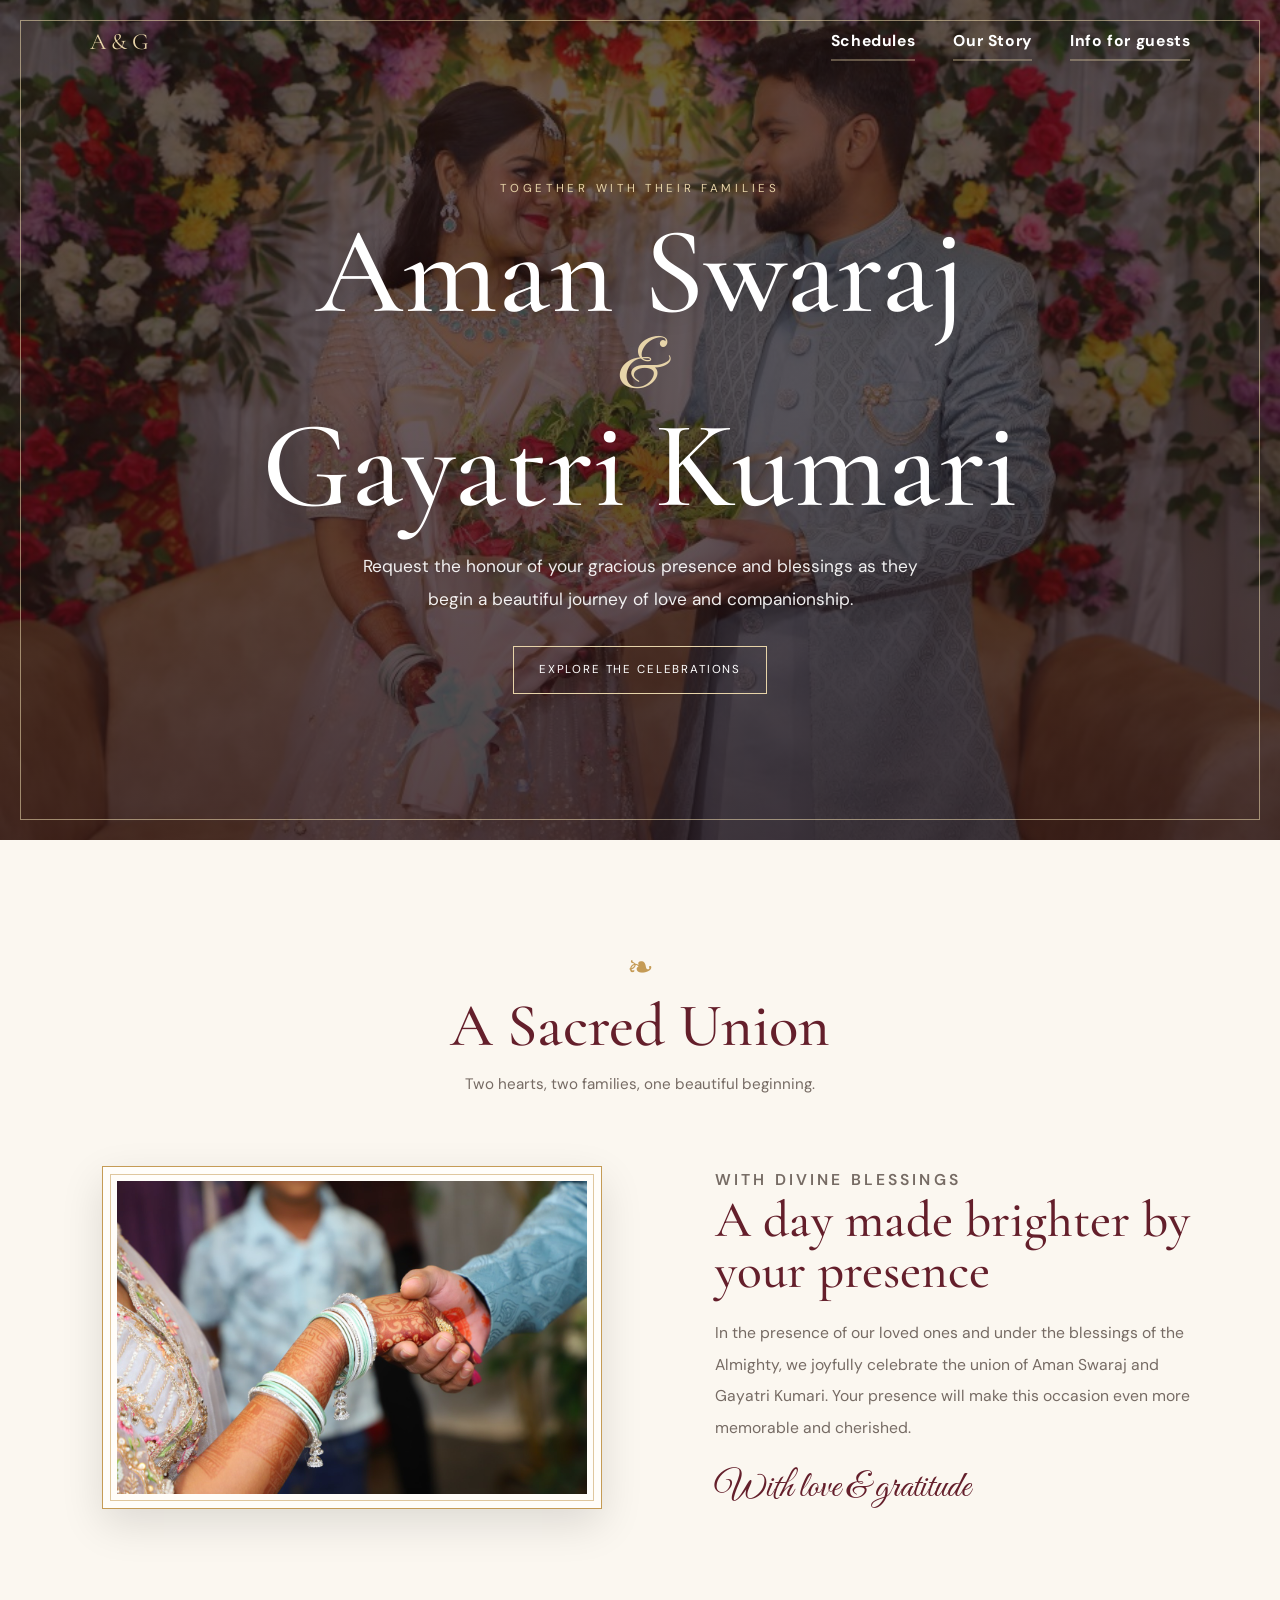
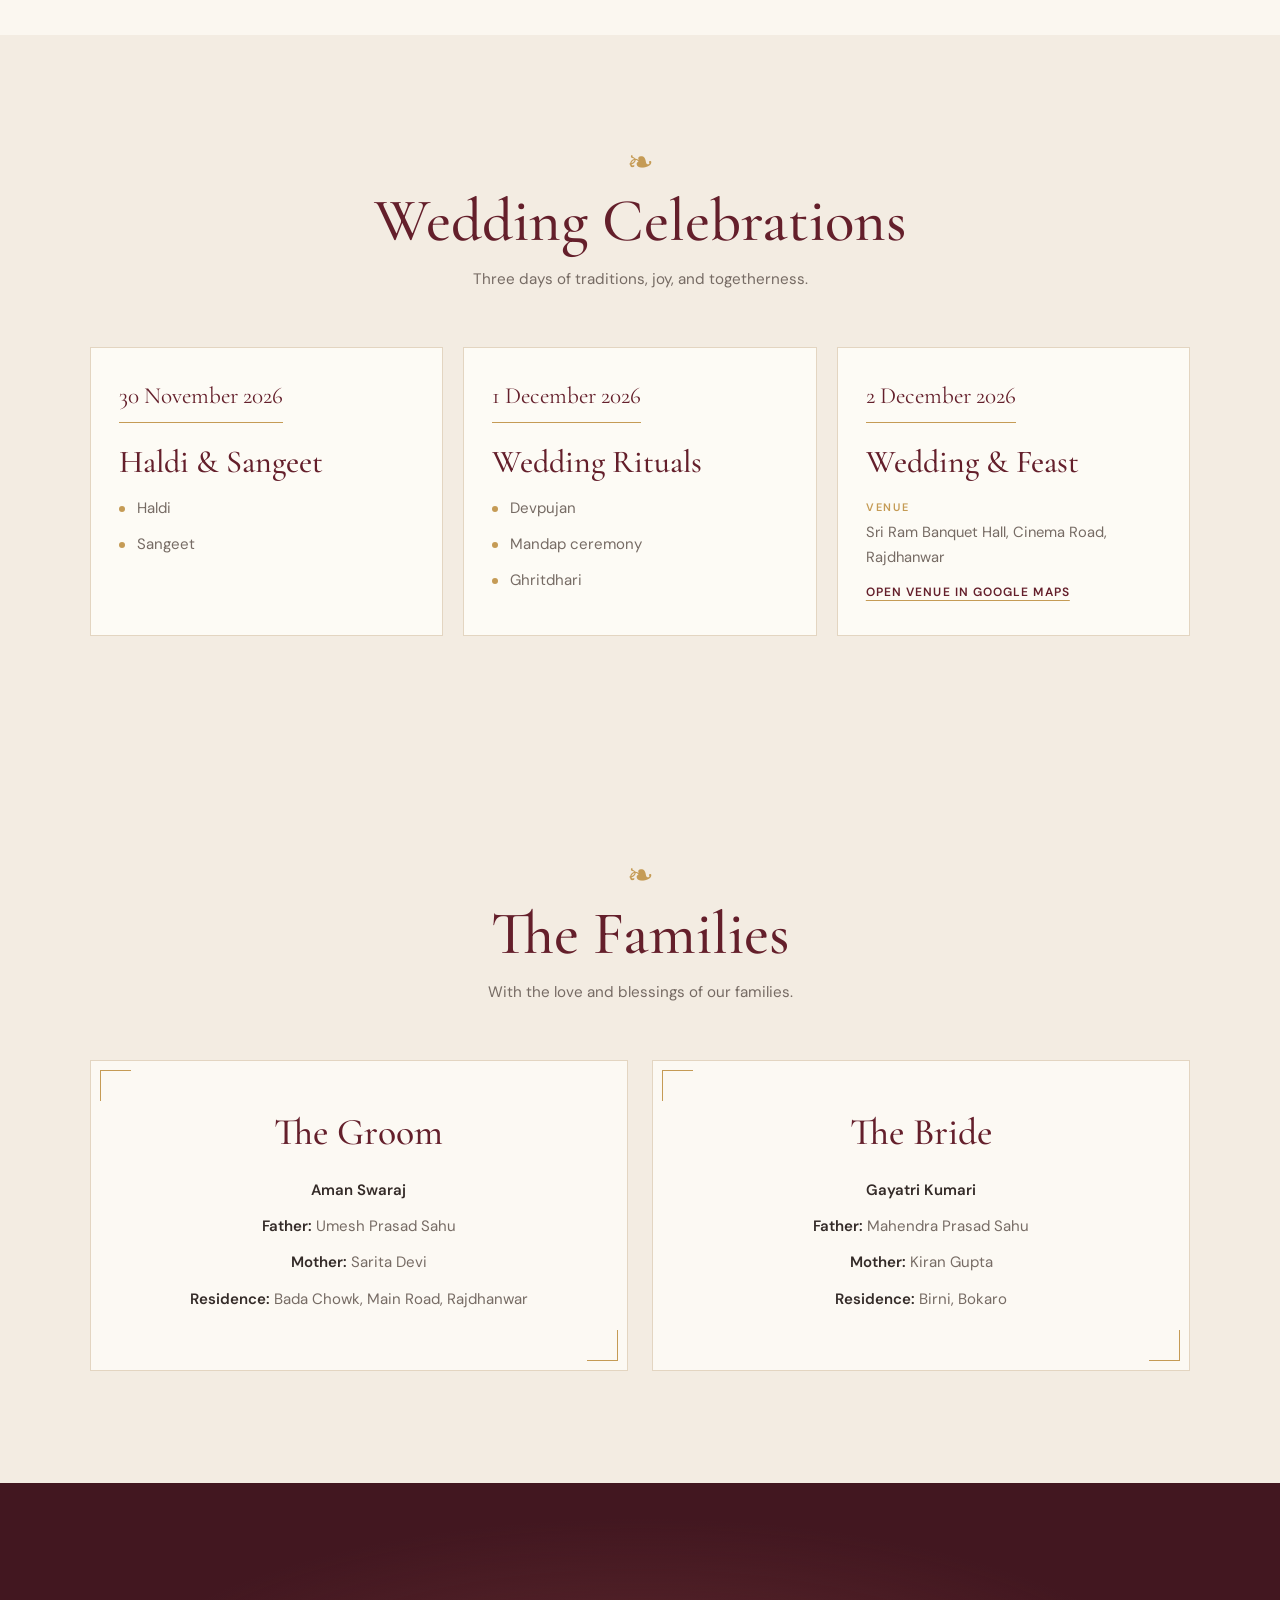
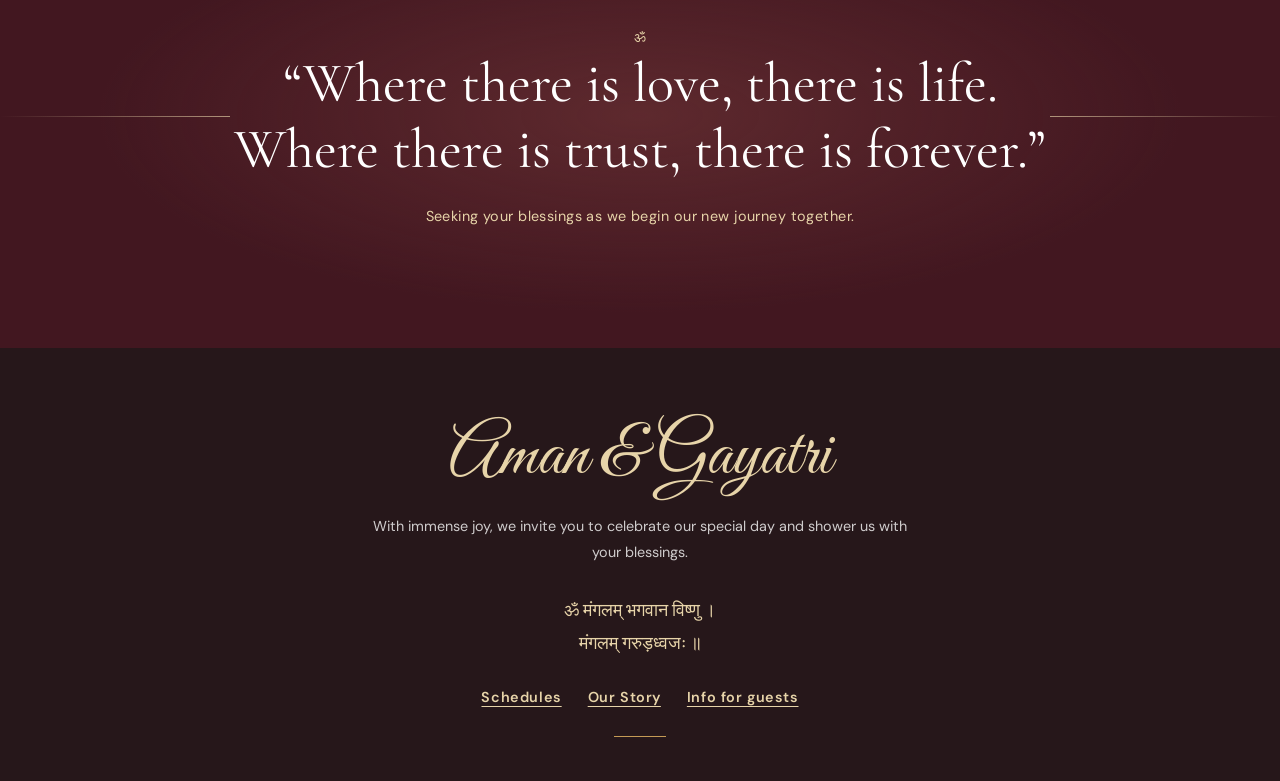
<file: index.html>
<!DOCTYPE html>
<html lang="en">
<head>
    <meta charset="UTF-8">
    <meta name="viewport" content="width=device-width, initial-scale=1.0">
    <meta name="theme-color" content="#641f2b">
    <meta name="description" content="Aman Swaraj and Gayatri Kumari invite you to celebrate their wedding.">
    <title>Aman &amp; Gayatri | Wedding Invitation</title>
    <link rel="preconnect" href="https://fonts.googleapis.com">
    <link rel="preconnect" href="https://fonts.gstatic.com" crossorigin>
    <link href="https://fonts.googleapis.com/css2?family=Cormorant+Garamond:wght@400;500;600;700&family=DM+Sans:wght@400;500;600&family=Great+Vibes&display=swap" rel="stylesheet">
    <link rel="stylesheet" href="./styles.css">
</head>
<body>
    <a class="skip-link" href="#main">Skip to invitation</a>

    <header class="site-header">
        <a class="brand" href="./index.html#home" aria-label="Aman and Gayatri, home">A &amp; G</a>
        <nav class="site-nav" aria-label="Main navigation">
            <a href="./celebrations.html">Schedules</a>
            <a href="./our-story.html">Our Story</a>
            <a href="./guest-info.html">Info for guests</a>
        </nav>
    </header>

    <main id="main">
        <section class="hero" id="home" aria-labelledby="hero-title">
            <div class="hero-content">
                <p class="eyebrow">Together with their families</p>
                <h1 id="hero-title">Aman Swaraj</h1>
                <span class="hero-ampersand" aria-hidden="true">&amp;</span>
                <h1>Gayatri Kumari</h1>
                <p class="hero-copy">
                    Request the honour of your gracious presence and blessings
                    as they begin a beautiful journey of love and companionship.
                </p>
                <a class="hero-link" href="./celebrations.html">Explore the celebrations</a>
            </div>
        </section>

        <section class="section" id="story" aria-labelledby="story-title">
            <div class="section-inner">
                <div class="section-heading">
                    <span class="flourish" aria-hidden="true">❧</span>
                    <h2 id="story-title">A Sacred Union</h2>
                    <p>Two hearts, two families, one beautiful beginning.</p>
                </div>
                <div class="story-layout">
                    <figure class="couple-photo">
                        <img src="./couple1.jpg" alt="Aman Swaraj and Gayatri Kumari together" loading="lazy">
                    </figure>
                    <div class="story-copy">
                        <p class="small-label">With divine blessings</p>
                        <h3>A day made brighter by your presence</h3>
                        <p>
                            In the presence of our loved ones and under the blessings of the Almighty,
                            we joyfully celebrate the union of Aman Swaraj and Gayatri Kumari.
                            Your presence will make this occasion even more memorable and cherished.
                        </p>
                        <div class="story-signoff">With love &amp; gratitude</div>
                    </div>
                </div>
            </div>
        </section>

        <section class="section schedule-section" id="schedule" aria-labelledby="schedule-title">
            <div class="section-inner">
                <div class="section-heading">
                    <span class="flourish" aria-hidden="true">❧</span>
                    <h2 id="schedule-title">Wedding Celebrations</h2>
                    <p>Three days of traditions, joy, and togetherness.</p>
                </div>
                <ol class="schedule-grid">
                    <li>
                        <article class="schedule-card">
                            <p class="schedule-date"><time datetime="2026-11-30">30 November 2026</time></p>
                            <h3>Haldi &amp; Sangeet</h3>
                            <ul class="schedule-events">
                                <li>Haldi</li>
                                <li>Sangeet</li>
                            </ul>
                        </article>
                    </li>
                    <li>
                        <article class="schedule-card">
                            <p class="schedule-date"><time datetime="2026-12-01">1 December 2026</time></p>
                            <h3>Wedding Rituals</h3>
                            <ul class="schedule-events">
                                <li>Devpujan</li>
                                <li>Mandap ceremony</li>
                                <li>Ghritdhari</li>
                            </ul>
                        </article>
                    </li>
                    <li>
                        <article class="schedule-card">
                            <p class="schedule-date"><time datetime="2026-12-02">2 December 2026</time></p>
                            <h3>Wedding &amp; Feast</h3>
                            <p class="venue-label">Venue</p>
                            <p class="venue-address">Sri Ram Banquet Hall, Cinema Road, Rajdhanwar</p>
                            <a class="map-link" href="https://maps.app.goo.gl/xSFZhQHmmk6sSefq9" target="_blank" rel="noopener noreferrer">Open venue in Google Maps</a>
                        </article>
                    </li>
                </ol>
            </div>
        </section>

        <section class="section family-section" id="families" aria-labelledby="families-title">
            <div class="section-inner">
                <div class="section-heading">
                    <span class="flourish" aria-hidden="true">❧</span>
                    <h2 id="families-title">The Families</h2>
                    <p>With the love and blessings of our families.</p>
                </div>
                <div class="family-grid">
                    <article class="family-card">
                        <h3>The Groom</h3>
                        <p><strong>Aman Swaraj</strong></p>
                        <p><strong>Father:</strong> Umesh Prasad Sahu</p>
                        <p><strong>Mother:</strong> Sarita Devi</p>
                        <p><strong>Residence:</strong> Bada Chowk, Main Road, Rajdhanwar</p>
                    </article>
                    <article class="family-card">
                        <h3>The Bride</h3>
                        <p><strong>Gayatri Kumari</strong></p>
                        <p><strong>Father:</strong> Mahendra Prasad Sahu</p>
                        <p><strong>Mother:</strong> Kiran Gupta</p>
                        <p><strong>Residence:</strong> Birni, Bokaro</p>
                    </article>
                </div>
            </div>
        </section>

        <section class="blessing" id="blessings" aria-label="Wedding blessing">
            <p class="blessing-symbol" aria-hidden="true">ॐ</p>
            <blockquote>
                “Where there is love, there is life.
                Where there is trust, there is forever.”
            </blockquote>
            <p>Seeking your blessings as we begin our new journey together.</p>
        </section>

    </main>

    <footer class="site-footer">
        <h2>Aman &amp; Gayatri</h2>
        <p>
            With immense joy, we invite you to celebrate our special day
            and shower us with your blessings.
        </p>
        <div class="footer-mantra" lang="sa">
            ॐ मंगलम् भगवान विष्णु ।<br>
            मंगलम् गरुड़ध्वजः ॥
        </div>
        <nav class="footer-navigation" aria-label="Footer navigation">
            <a href="./celebrations.html">Schedules</a>
            <a href="./our-story.html">Our Story</a>
            <a href="./guest-info.html">Info for guests</a>
        </nav>
        <hr class="footer-rule">
    </footer>
</body>
</html>
</file>
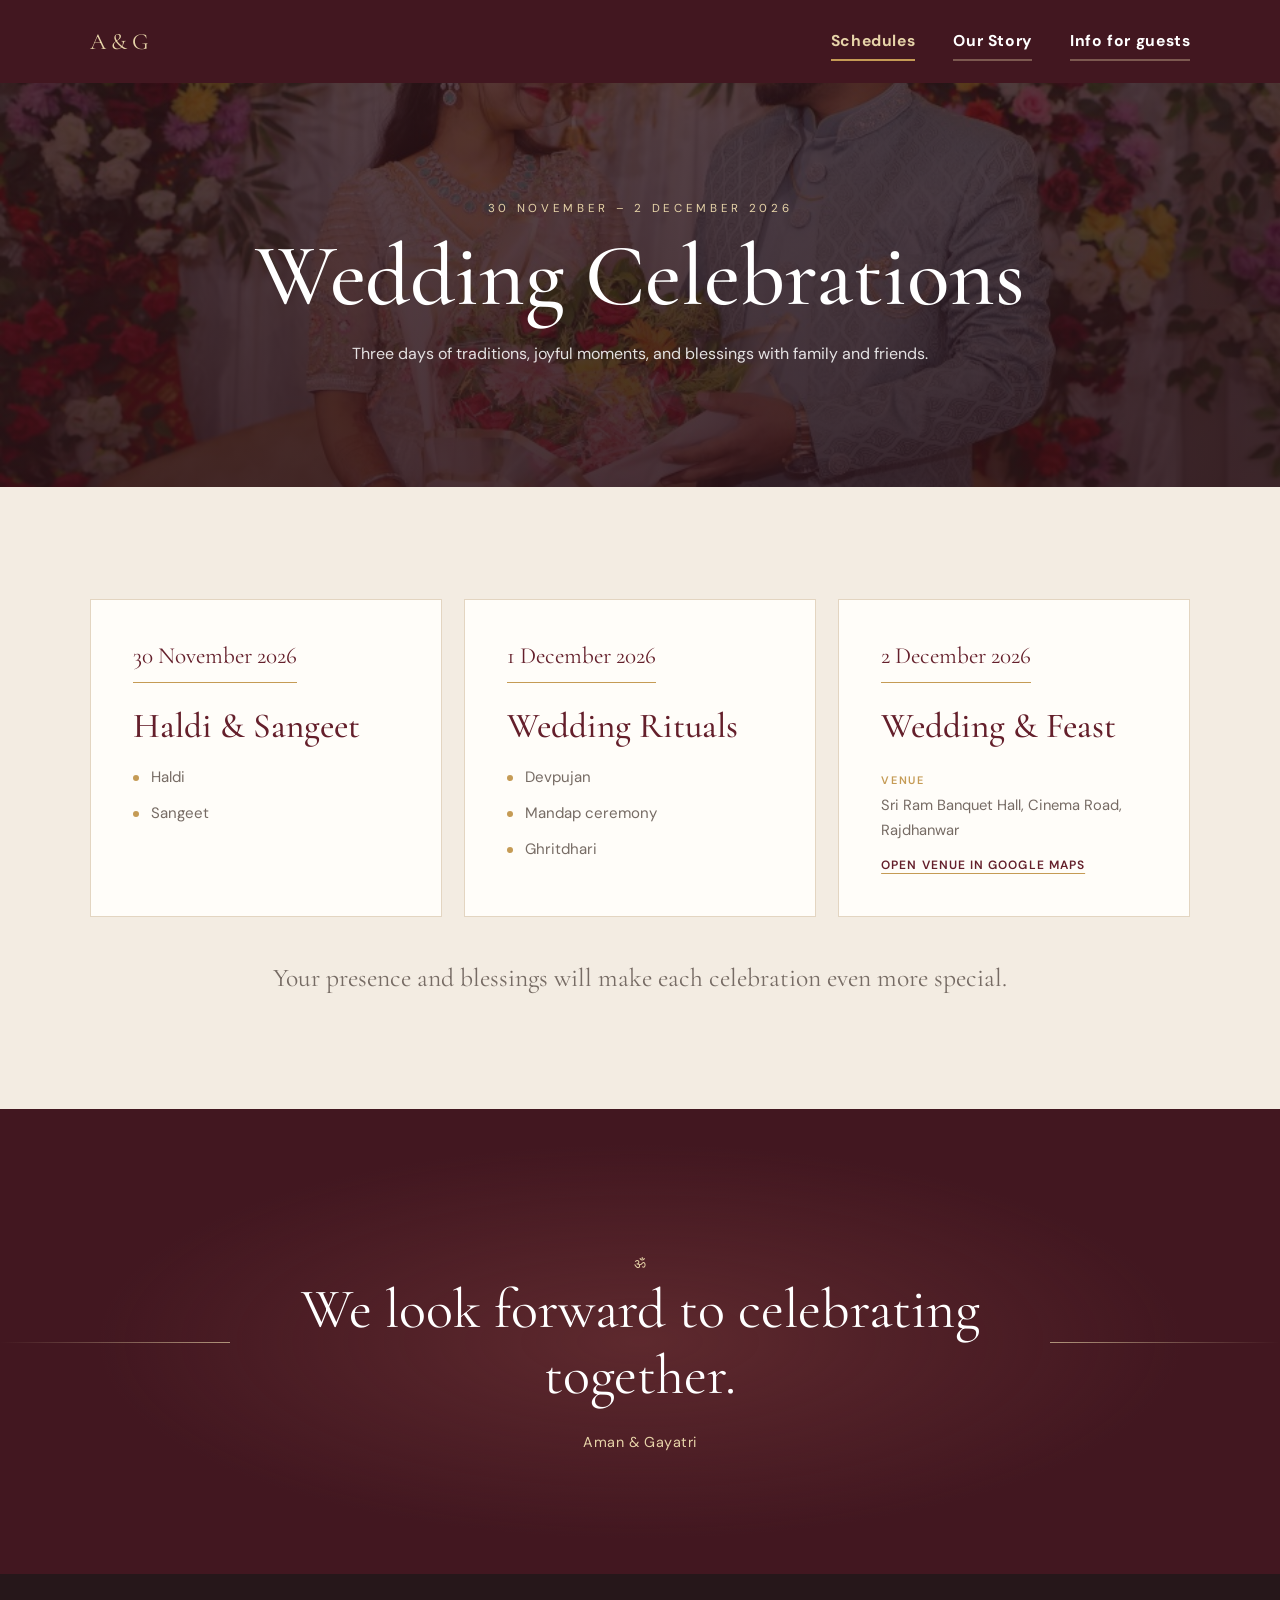
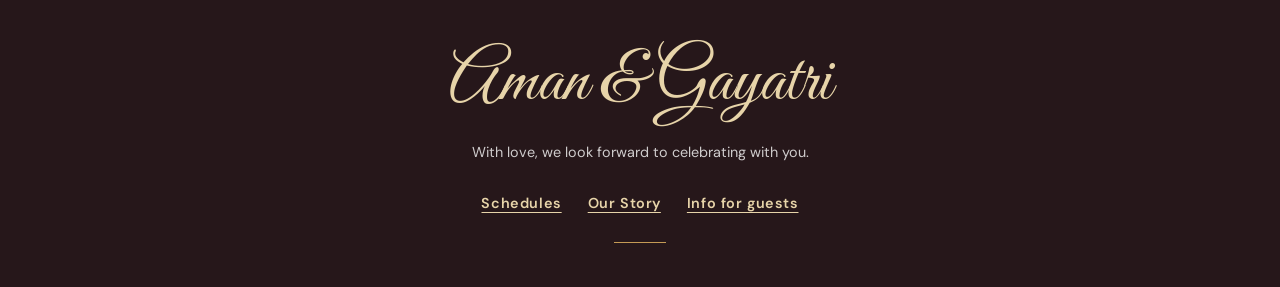
<file: celebrations.html>
<!DOCTYPE html>
<html lang="en">
<head>
    <meta charset="UTF-8">
    <meta name="viewport" content="width=device-width, initial-scale=1.0">
    <meta name="theme-color" content="#641f2b">
    <meta name="description" content="Explore the wedding celebrations for Aman Swaraj and Gayatri Kumari, 30 November to 2 December 2026.">
    <title>Celebrations | Aman &amp; Gayatri</title>
    <link rel="preconnect" href="https://fonts.googleapis.com">
    <link rel="preconnect" href="https://fonts.gstatic.com" crossorigin>
    <link href="https://fonts.googleapis.com/css2?family=Cormorant+Garamond:wght@400;500;600;700&family=DM+Sans:wght@400;500;600&family=Great+Vibes&display=swap" rel="stylesheet">
    <link rel="stylesheet" href="./styles.css">
</head>
<body>
    <a class="skip-link" href="#main">Skip to celebrations</a>

    <header class="site-header site-header--interior">
        <a class="brand" href="./index.html#home" aria-label="Aman and Gayatri, home">A &amp; G</a>
        <nav class="site-nav" aria-label="Main navigation">
            <a href="./celebrations.html" aria-current="page">Schedules</a>
            <a href="./our-story.html">Our Story</a>
            <a href="./guest-info.html">Info for guests</a>
        </nav>
    </header>

    <main id="main">
        <section class="page-hero" aria-labelledby="page-title">
            <p class="eyebrow">30 November – 2 December 2026</p>
            <h1 id="page-title">Wedding Celebrations</h1>
            <p>Three days of traditions, joyful moments, and blessings with family and friends.</p>
        </section>

        <section class="section schedule-section" aria-label="Ceremony schedule">
            <div class="section-inner">
                <ol class="event-detail-grid">
                    <li>
                        <article class="event-detail-card" id="haldi-sangeet">
                            <p class="schedule-date"><time datetime="2026-11-30">30 November 2026</time></p>
                            <h2>Haldi &amp; Sangeet</h2>
                            <ul class="schedule-events">
                                <li>Haldi</li>
                                <li>Sangeet</li>
                            </ul>
                        </article>
                    </li>
                    <li>
                        <article class="event-detail-card" id="wedding-rituals">
                            <p class="schedule-date"><time datetime="2026-12-01">1 December 2026</time></p>
                            <h2>Wedding Rituals</h2>
                            <ul class="schedule-events">
                                <li>Devpujan</li>
                                <li>Mandap ceremony</li>
                                <li>Ghritdhari</li>
                            </ul>
                        </article>
                    </li>
                    <li>
                        <article class="event-detail-card" id="wedding-feast">
                            <p class="schedule-date"><time datetime="2026-12-02">2 December 2026</time></p>
                            <h2>Wedding &amp; Feast</h2>
                            <p class="venue-label">Venue</p>
                            <p class="venue-address">Sri Ram Banquet Hall, Cinema Road, Rajdhanwar</p>
                            <a class="map-link" href="https://maps.app.goo.gl/xSFZhQHmmk6sSefq9" target="_blank" rel="noopener noreferrer">Open venue in Google Maps</a>
                        </article>
                    </li>
                </ol>
                <p class="page-note">Your presence and blessings will make each celebration even more special.</p>
            </div>
        </section>

        <section class="blessing" aria-label="Wedding blessing">
            <p class="blessing-symbol" aria-hidden="true">ॐ</p>
            <blockquote>We look forward to celebrating together.</blockquote>
            <p>Aman &amp; Gayatri</p>
        </section>
    </main>

    <footer class="site-footer">
        <h2>Aman &amp; Gayatri</h2>
        <p>With love, we look forward to celebrating with you.</p>
        <nav class="footer-navigation" aria-label="Footer navigation">
            <a href="./celebrations.html">Schedules</a>
            <a href="./our-story.html">Our Story</a>
            <a href="./guest-info.html">Info for guests</a>
        </nav>
        <hr class="footer-rule">
    </footer>
</body>
</html>
</file>
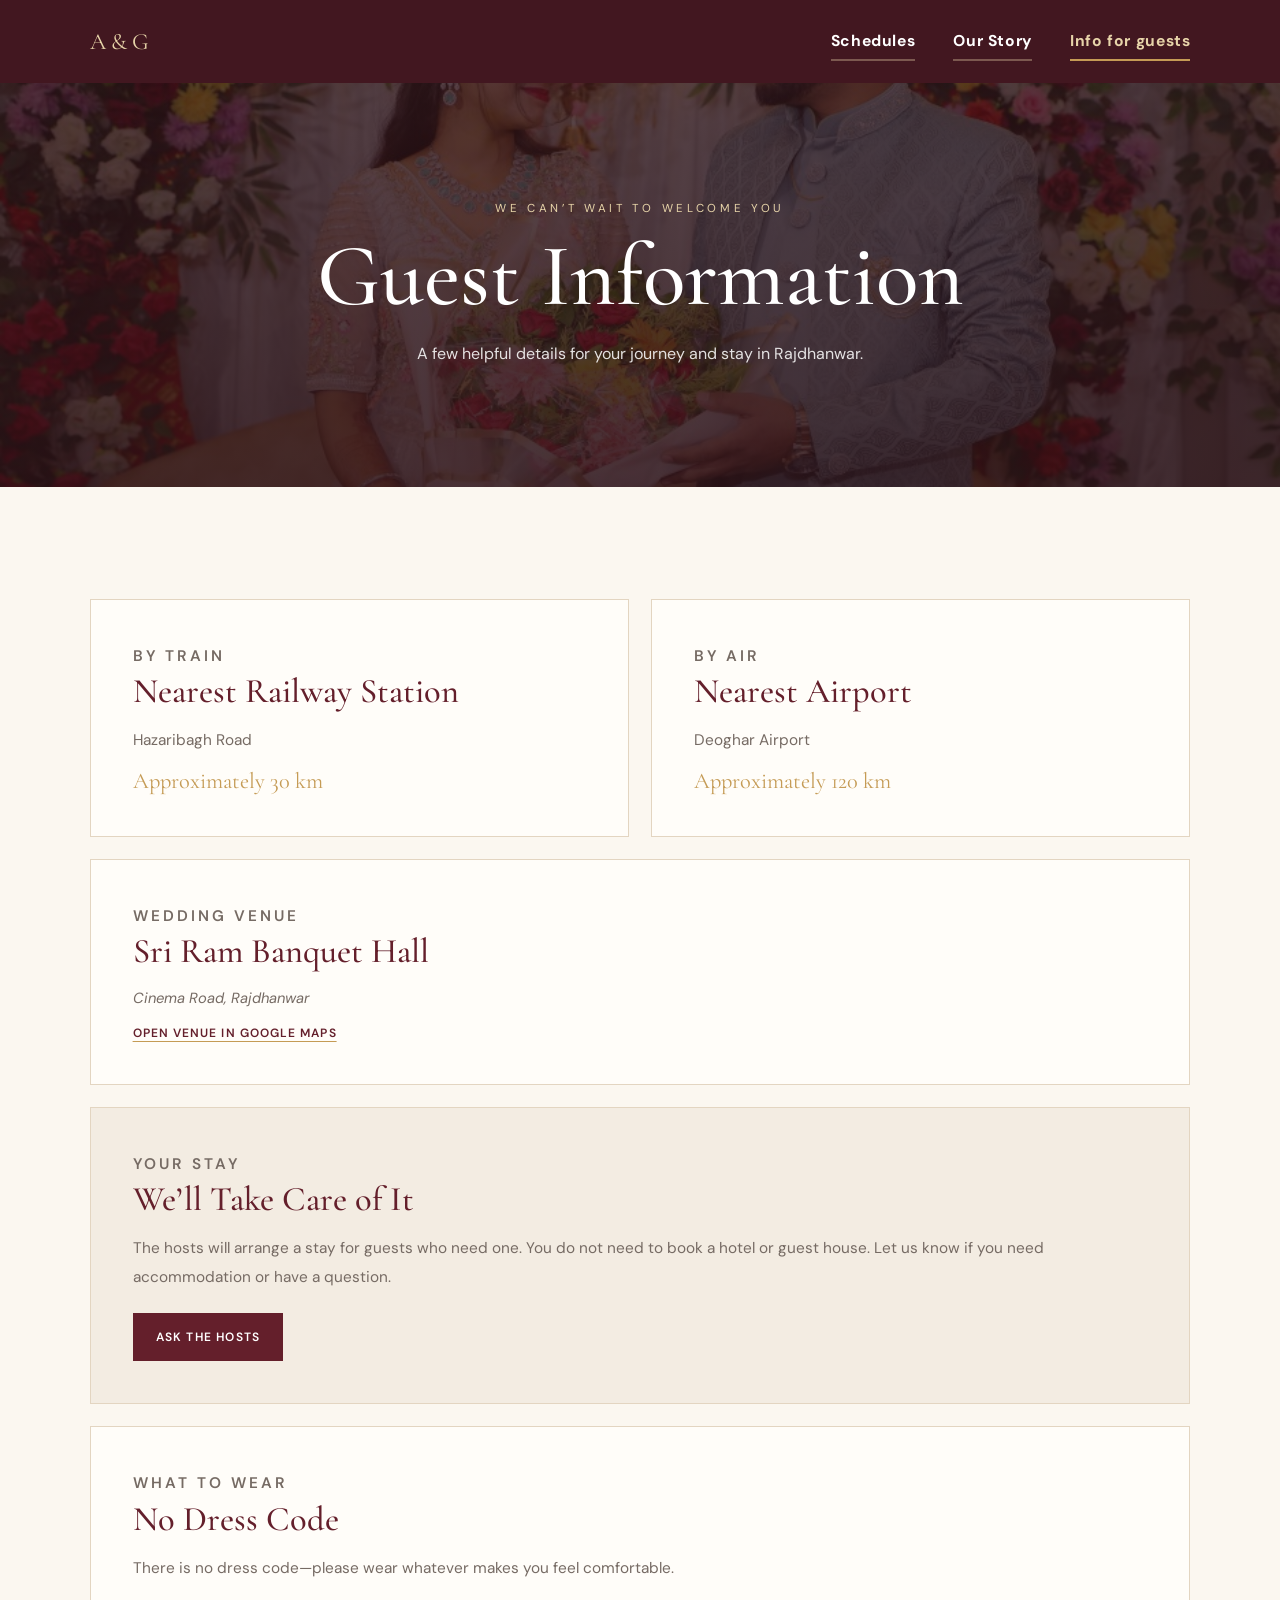
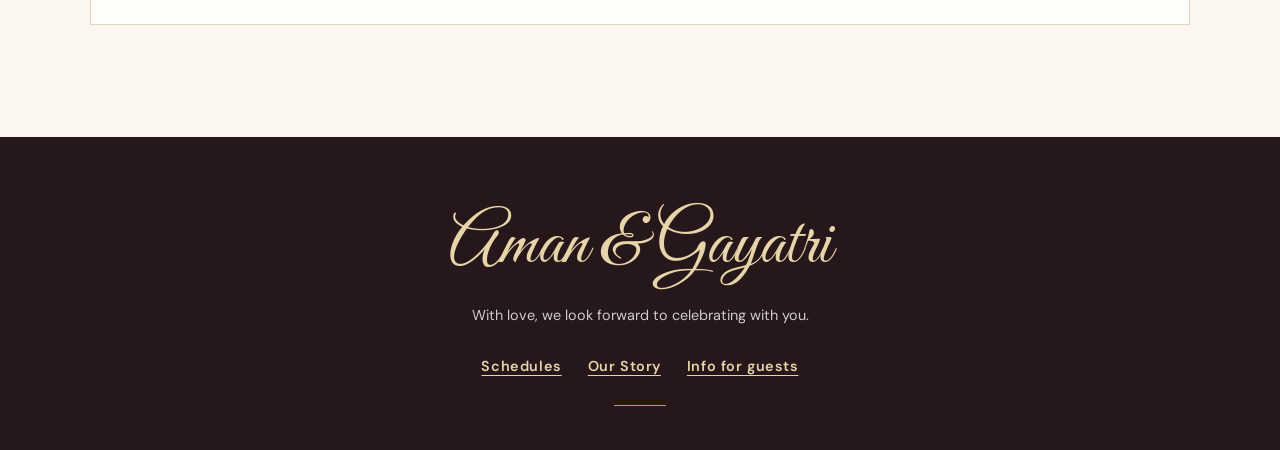
<file: guest-info.html>
<!DOCTYPE html>
<html lang="en">
<head>
    <meta charset="UTF-8">
    <meta name="viewport" content="width=device-width, initial-scale=1.0">
    <meta name="theme-color" content="#641f2b">
    <meta name="description" content="Travel, venue, dress, and accommodation information for Aman and Gayatri's wedding.">
    <title>Guest Information | Aman &amp; Gayatri</title>
    <link rel="preconnect" href="https://fonts.googleapis.com">
    <link rel="preconnect" href="https://fonts.gstatic.com" crossorigin>
    <link href="https://fonts.googleapis.com/css2?family=Cormorant+Garamond:wght@400;500;600;700&family=DM+Sans:wght@400;500;600&family=Great+Vibes&display=swap" rel="stylesheet">
    <link rel="stylesheet" href="./styles.css">
</head>
<body>
    <a class="skip-link" href="#main">Skip to guest information</a>

    <header class="site-header site-header--interior">
        <a class="brand" href="./index.html#home" aria-label="Aman and Gayatri, home">A &amp; G</a>
        <nav class="site-nav" aria-label="Main navigation">
            <a href="./celebrations.html">Schedules</a>
            <a href="./our-story.html">Our Story</a>
            <a href="./guest-info.html" aria-current="page">Info for guests</a>
        </nav>
    </header>

    <main id="main">
        <section class="page-hero" aria-labelledby="page-title">
            <p class="eyebrow">We can’t wait to welcome you</p>
            <h1 id="page-title">Guest Information</h1>
            <p>A few helpful details for your journey and stay in Rajdhanwar.</p>
        </section>

        <section class="section" aria-label="Travel and accommodation details">
            <div class="section-inner">
                <div class="guest-info-grid">
                    <article class="guest-card">
                        <p class="small-label">By train</p>
                        <h2>Nearest Railway Station</h2>
                        <p>Hazaribagh Road</p>
                        <span class="distance">Approximately 30 km</span>
                    </article>
                    <article class="guest-card">
                        <p class="small-label">By air</p>
                        <h2>Nearest Airport</h2>
                        <p>Deoghar Airport</p>
                        <span class="distance">Approximately 120 km</span>
                    </article>
                    <article class="guest-card guest-card--wide">
                        <p class="small-label">Wedding venue</p>
                        <h2>Sri Ram Banquet Hall</h2>
                        <address class="venue-address">Cinema Road, Rajdhanwar</address>
                        <a class="map-link" href="https://maps.app.goo.gl/xSFZhQHmmk6sSefq9" target="_blank" rel="noopener noreferrer">Open venue in Google Maps</a>
                    </article>
                    <article class="guest-card stay-card guest-card--wide">
                        <p class="small-label">Your stay</p>
                        <h2>We’ll Take Care of It</h2>
                        <p>The hosts will arrange a stay for guests who need one. You do not need to book a hotel or guest house. Let us know if you need accommodation or have a question.</p>
                        <a class="contact-link" href="mailto:anantswaraj13@outlook.com?subject=Wedding%20guest%20question">Ask the hosts</a>
                    </article>
                    <article class="guest-card guest-card--wide">
                        <p class="small-label">What to wear</p>
                        <h2>No Dress Code</h2>
                        <p>There is no dress code—please wear whatever makes you feel comfortable.</p>
                    </article>
                </div>
            </div>
        </section>
    </main>

    <footer class="site-footer">
        <h2>Aman &amp; Gayatri</h2>
        <p>With love, we look forward to celebrating with you.</p>
        <nav class="footer-navigation" aria-label="Footer navigation">
            <a href="./celebrations.html">Schedules</a>
            <a href="./our-story.html">Our Story</a>
            <a href="./guest-info.html">Info for guests</a>
        </nav>
        <hr class="footer-rule">
    </footer>
</body>
</html>
</file>
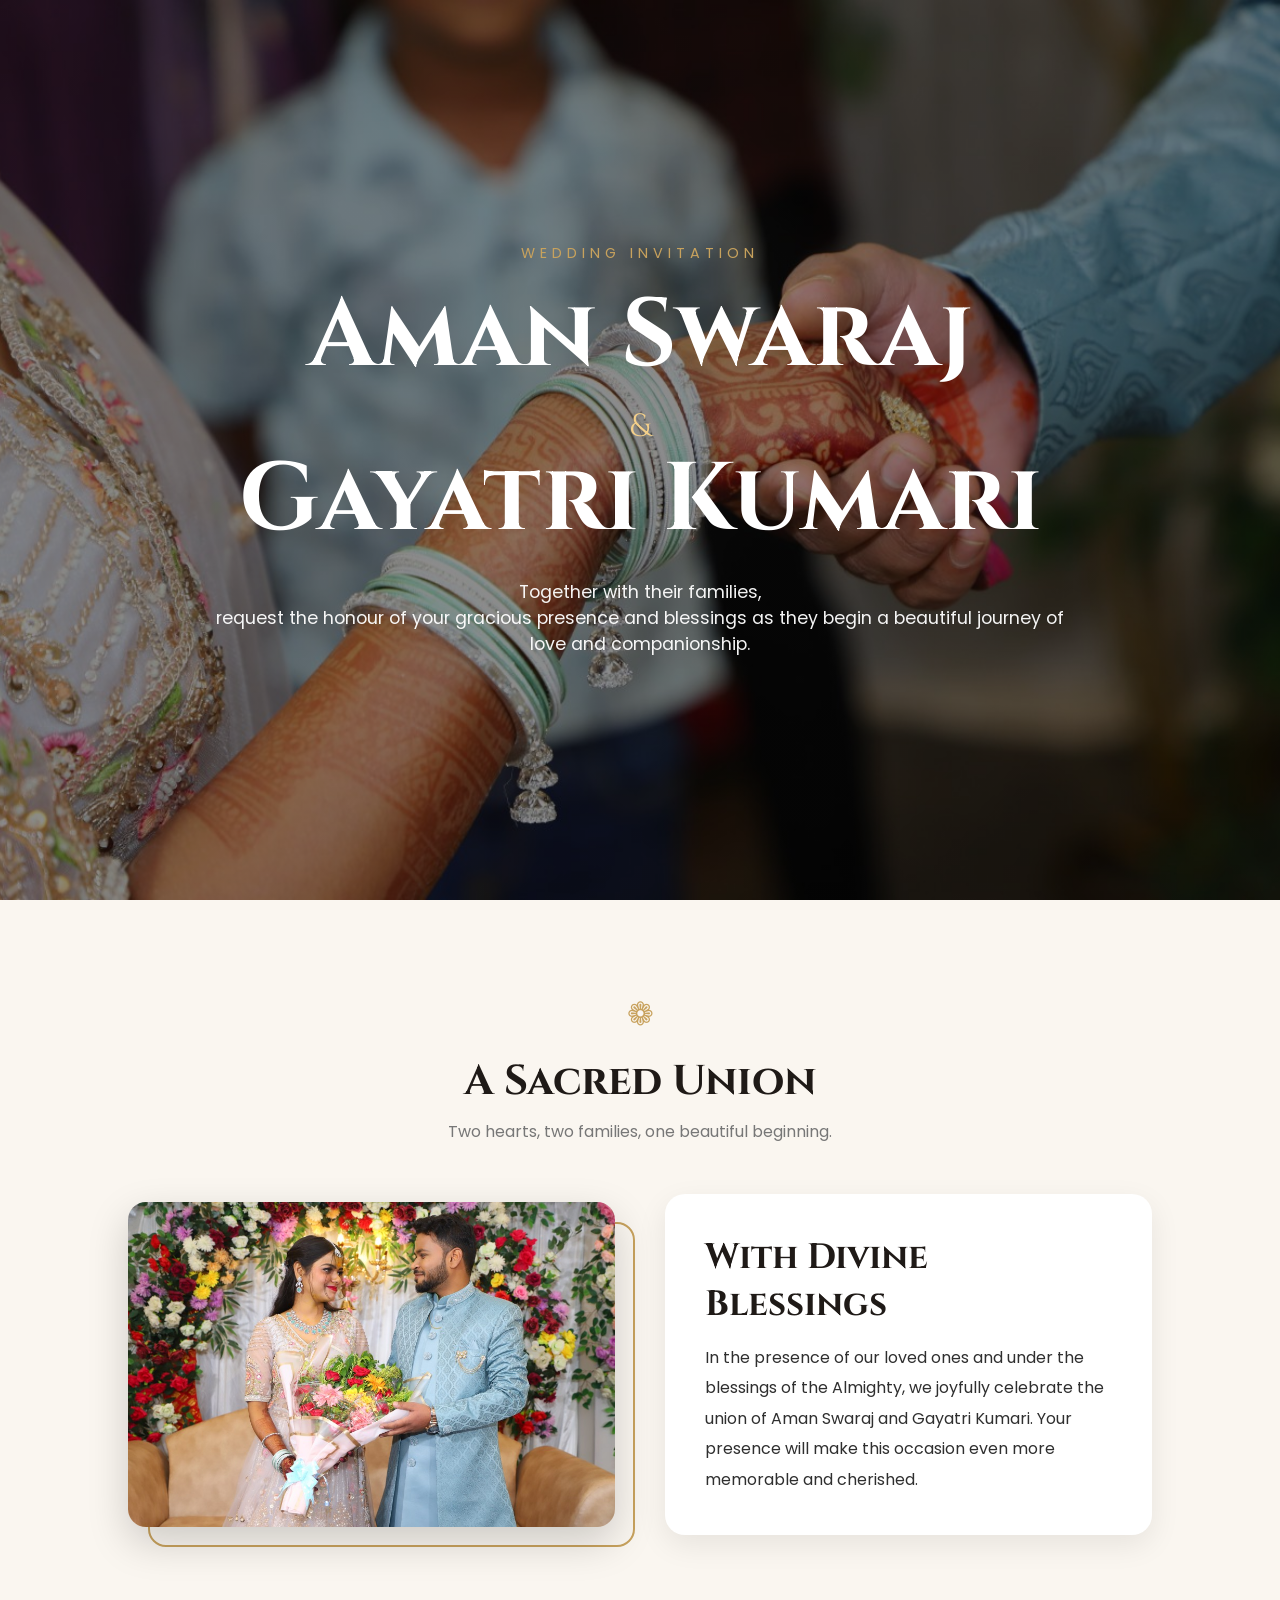
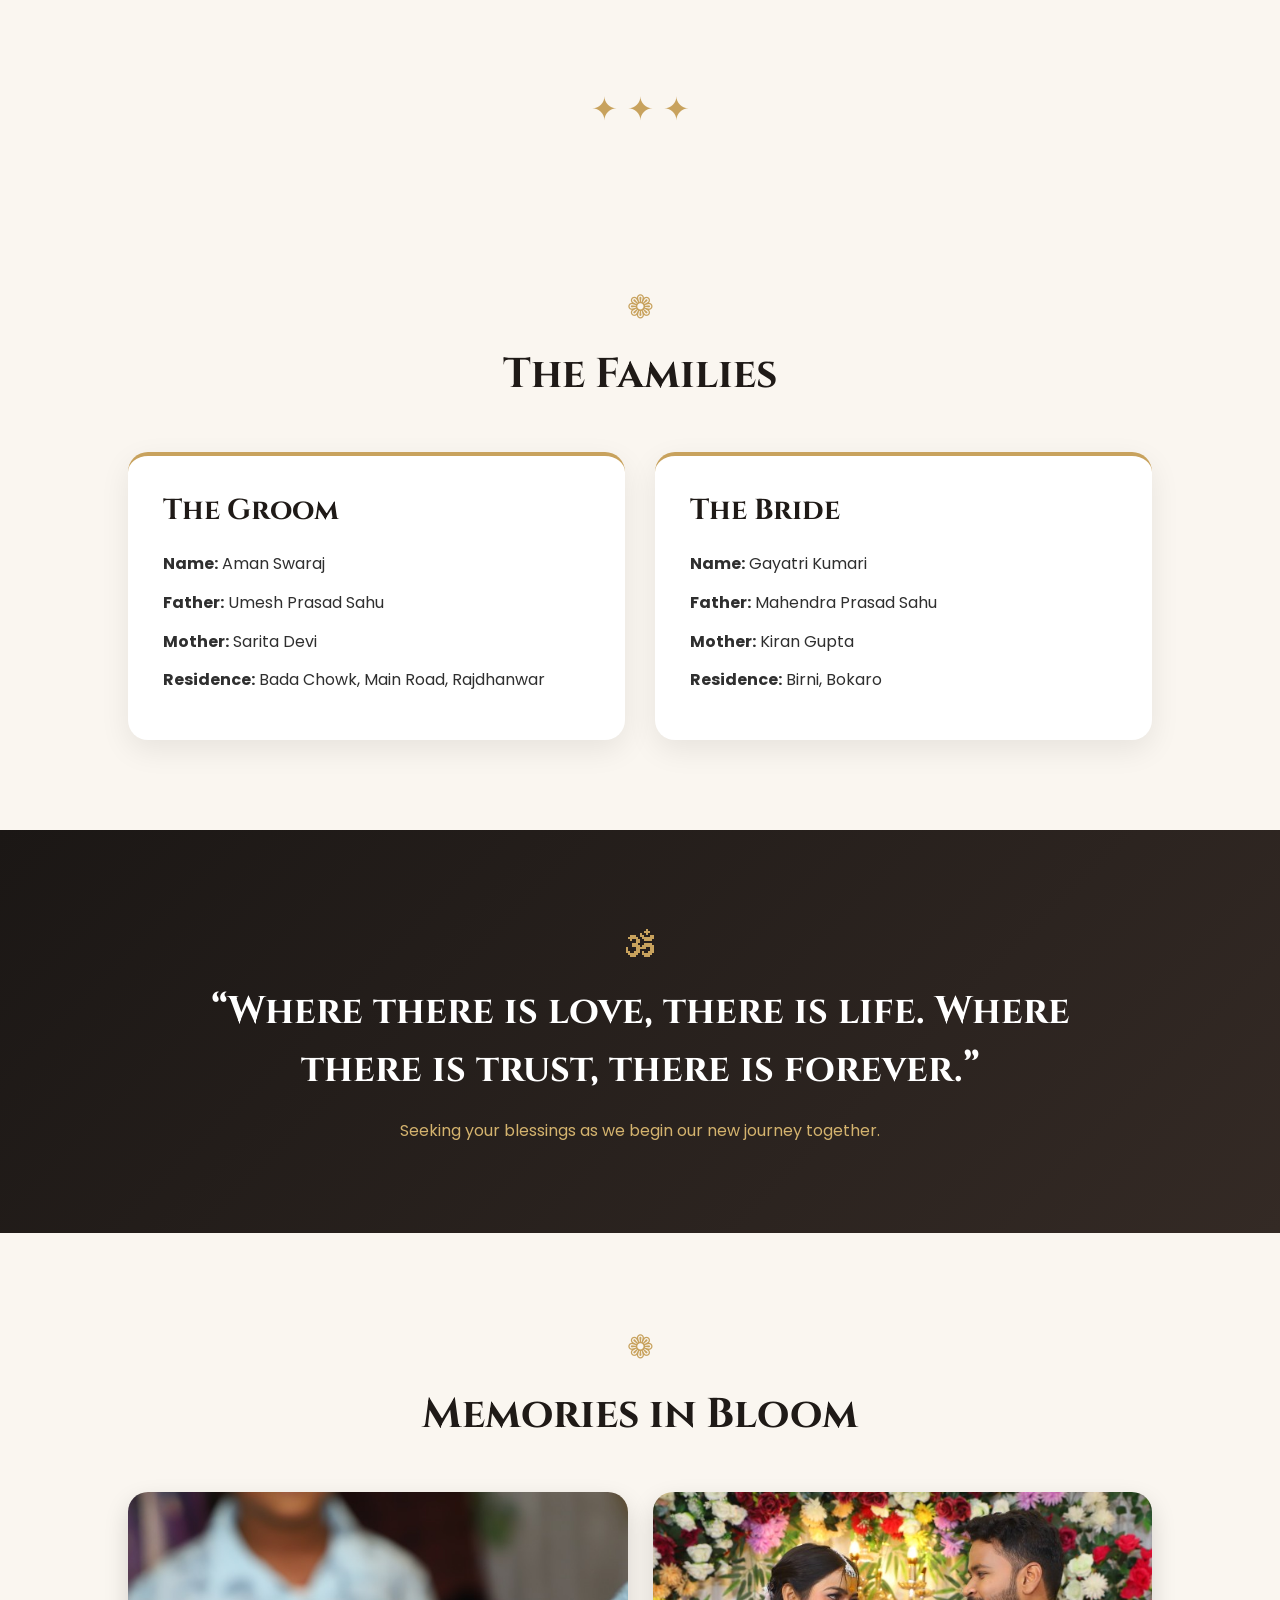
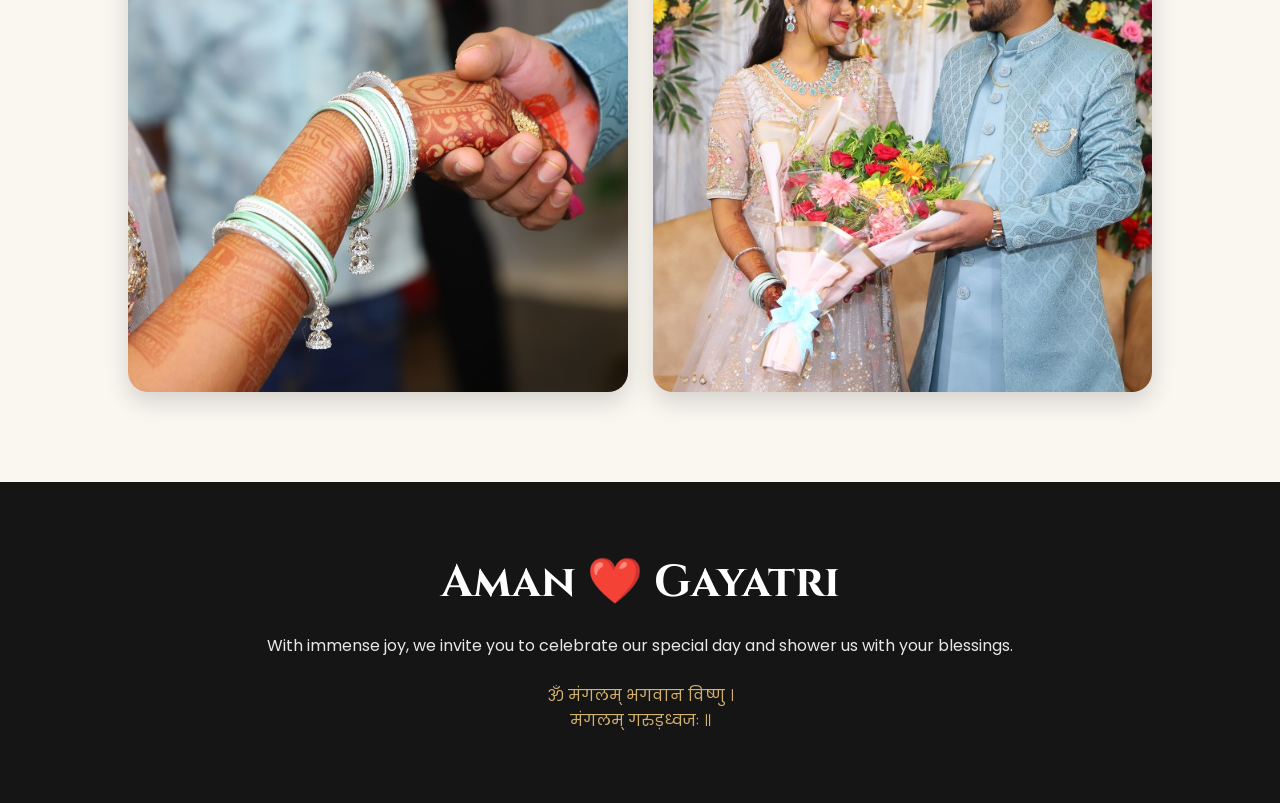
<file: main.html>
<!DOCTYPE html>
<html lang="en">
<head>
<meta charset="UTF-8">
<meta name="viewport" content="width=device-width, initial-scale=1.0">
<title>Aman ❤️ Gayatri | Wedding Invitation</title>

<link href="https://fonts.googleapis.com/css2?family=Cinzel:wght@400;500;600;700&family=Poppins:wght@300;400;500&display=swap" rel="stylesheet">

<style>
*{
    margin:0;
    padding:0;
    box-sizing:border-box;
}

html{
    scroll-behavior:smooth;
}

body{
    font-family:'Poppins',sans-serif;
    background:#faf6f0;
    color:#2f2f2f;
    overflow-x:hidden;
}

:root{
    --gold:#c8a25d;
    --dark:#1f1a17;
    --cream:#fff8ef;
}

/* Hero */

.hero{
    min-height:100vh;
    background:
    linear-gradient(rgba(0,0,0,.45), rgba(0,0,0,.45)),
    url('couple1.jpg');
    background-size:cover;
    background-position:center;
    display:flex;
    justify-content:center;
    align-items:center;
    text-align:center;
    color:white;
    position:relative;
}

.hero-content{
    max-width:900px;
    padding:20px;
}

.invitation-tag{
    letter-spacing:5px;
    text-transform:uppercase;
    color:var(--gold);
    font-size:.9rem;
    margin-bottom:20px;
}

.hero h1{
    font-family:'Cinzel', serif;
    font-size:clamp(3rem,8vw,6rem);
    font-weight:700;
    line-height:1.1;
}

.hero h2{
    font-family:'Cinzel', serif;
    margin-top:15px;
    font-size:clamp(1.4rem,4vw,2rem);
    color:#f4d08a;
    font-weight:400;
}

.hero p{
    margin-top:25px;
    font-size:1.1rem;
    opacity:.95;
}

/* Decorative Divider */

.divider{
    text-align:center;
    font-size:2rem;
    color:var(--gold);
    margin:60px 0;
}

/* General Section */

section{
    padding:90px 10%;
}

.section-title{
    text-align:center;
    margin-bottom:50px;
}

.section-title h2{
    font-family:'Cinzel', serif;
    font-size:2.6rem;
    color:var(--dark);
}

.section-title p{
    color:#777;
    margin-top:10px;
}

/* Couple Section */

.couple-wrapper{
    display:grid;
    grid-template-columns:1fr 1fr;
    gap:50px;
    align-items:center;
}

.photo-box{
    position:relative;
}

.photo-box img{
    width:100%;
    border-radius:18px;
    display:block;
    box-shadow:0 15px 40px rgba(0,0,0,.18);
}

.photo-box::after{
    content:"";
    position:absolute;
    top:20px;
    left:20px;
    right:-20px;
    bottom:-20px;
    border:2px solid var(--gold);
    border-radius:18px;
    z-index:-1;
}

.story-card{
    background:white;
    padding:40px;
    border-radius:20px;
    box-shadow:0 10px 30px rgba(0,0,0,.08);
}

.story-card h3{
    font-family:'Cinzel', serif;
    font-size:2.2rem;
    margin-bottom:15px;
    color:var(--dark);
}

.story-card p{
    line-height:1.9;
}

/* Family Cards */

.family-grid{
    display:grid;
    grid-template-columns:repeat(auto-fit,minmax(320px,1fr));
    gap:30px;
}

.family-card{
    background:white;
    border-radius:20px;
    padding:35px;
    box-shadow:0 10px 30px rgba(0,0,0,.08);
    border-top:4px solid var(--gold);
}

.family-card h3{
    font-family:'Cinzel', serif;
    color:var(--dark);
    margin-bottom:20px;
    font-size:1.8rem;
}

.family-card p{
    margin-bottom:10px;
    line-height:1.8;
}

/* Quote */

.quote-section{
    background:linear-gradient(135deg,#1b1715,#342a25);
    color:white;
    text-align:center;
}

.quote{
    max-width:900px;
    margin:auto;
}

.quote h2{
    font-family:'Cinzel', serif;
    font-size:2.4rem;
    line-height:1.5;
}

.quote p{
    margin-top:20px;
    color:#d4b36e;
}

/* Gallery */

.gallery{
    display:grid;
    grid-template-columns:1fr 1fr;
    gap:25px;
}

.gallery img{
    width:100%;
    height:500px;
    object-fit:cover;
    border-radius:20px;
    box-shadow:0 10px 25px rgba(0,0,0,.15);
}

/* Footer */

.footer{
    background:#151515;
    color:white;
    text-align:center;
    padding:70px 20px;
}

.footer h2{
    font-family:'Cinzel', serif;
    font-size:2.8rem;
    margin-bottom:20px;
}

.footer p{
    margin-bottom:10px;
    opacity:.9;
}

.blessing{
    color:#d2b16d;
    margin-top:25px;
}

/* Floating Ornament */

.ornament{
    font-size:2rem;
    color:var(--gold);
    margin-bottom:15px;
}

@media(max-width:900px){

    .couple-wrapper{
        grid-template-columns:1fr;
    }

    .gallery{
        grid-template-columns:1fr;
    }

    .gallery img{
        height:350px;
    }

    section{
        padding:70px 7%;
    }

}
</style>
</head>
<body>

<section class="hero">
    <div class="hero-content">
        <div class="invitation-tag">Wedding Invitation</div>

        <h1>Aman Swaraj</h1>

        <h2>&</h2>

        <h1>Gayatri Kumari</h1>

        <p>
            Together with their families,<br>
            request the honour of your gracious presence
            and blessings as they begin a beautiful journey of love and companionship.
        </p>
    </div>
</section>

<section>

    <div class="section-title">
        <div class="ornament">❁</div>
        <h2>A Sacred Union</h2>
        <p>Two hearts, two families, one beautiful beginning.</p>
    </div>

    <div class="couple-wrapper">

        <div class="photo-box">
            <img src="couple2.jpg" alt="Couple">
        </div>

        <div class="story-card">
            <h3>With Divine Blessings</h3>

            <p>
                In the presence of our loved ones and under the blessings of the Almighty,
                we joyfully celebrate the union of Aman Swaraj and Gayatri Kumari.
                Your presence will make this occasion even more memorable and cherished.
            </p>
        </div>

    </div>

</section>

<div class="divider">✦ ✦ ✦</div>

<section>

    <div class="section-title">
        <div class="ornament">❁</div>
        <h2>The Families</h2>
    </div>

    <div class="family-grid">

        <div class="family-card">
            <h3>The Groom</h3>

            <p><strong>Name:</strong> Aman Swaraj</p>
            <p><strong>Father:</strong> Umesh Prasad Sahu</p>
            <p><strong>Mother:</strong> Sarita Devi</p>
            <p><strong>Residence:</strong> Bada Chowk, Main Road, Rajdhanwar</p>
        </div>

        <div class="family-card">
            <h3>The Bride</h3>

            <p><strong>Name:</strong> Gayatri Kumari</p>
            <p><strong>Father:</strong> Mahendra Prasad Sahu</p>
            <p><strong>Mother:</strong> Kiran Gupta</p>
            <p><strong>Residence:</strong> Birni, Bokaro</p>
        </div>

    </div>

</section>

<section class="quote-section">

    <div class="quote">

        <div class="ornament">🕉</div>

        <h2>
            “Where there is love, there is life.
            Where there is trust, there is forever.”
        </h2>

        <p>
            Seeking your blessings as we begin our new journey together.
        </p>

    </div>

</section>

<section>

    <div class="section-title">
        <div class="ornament">❁</div>
        <h2>Memories in Bloom</h2>
    </div>

    <div class="gallery">

        <img src="couple1.jpg" alt="Couple Image 1">
        <img src="couple2.jpg" alt="Couple Image 2">

    </div>

</section>

<footer class="footer">

    <h2>Aman ❤️ Gayatri</h2>

    <p>
        With immense joy, we invite you to celebrate our special day
        and shower us with your blessings.
    </p>

    <div class="blessing">
        ॐ मंगलम् भगवान विष्णु ।<br>
        मंगलम् गरुड़ध्वजः ॥
    </div>

</footer>

</body>
</html>
</file>
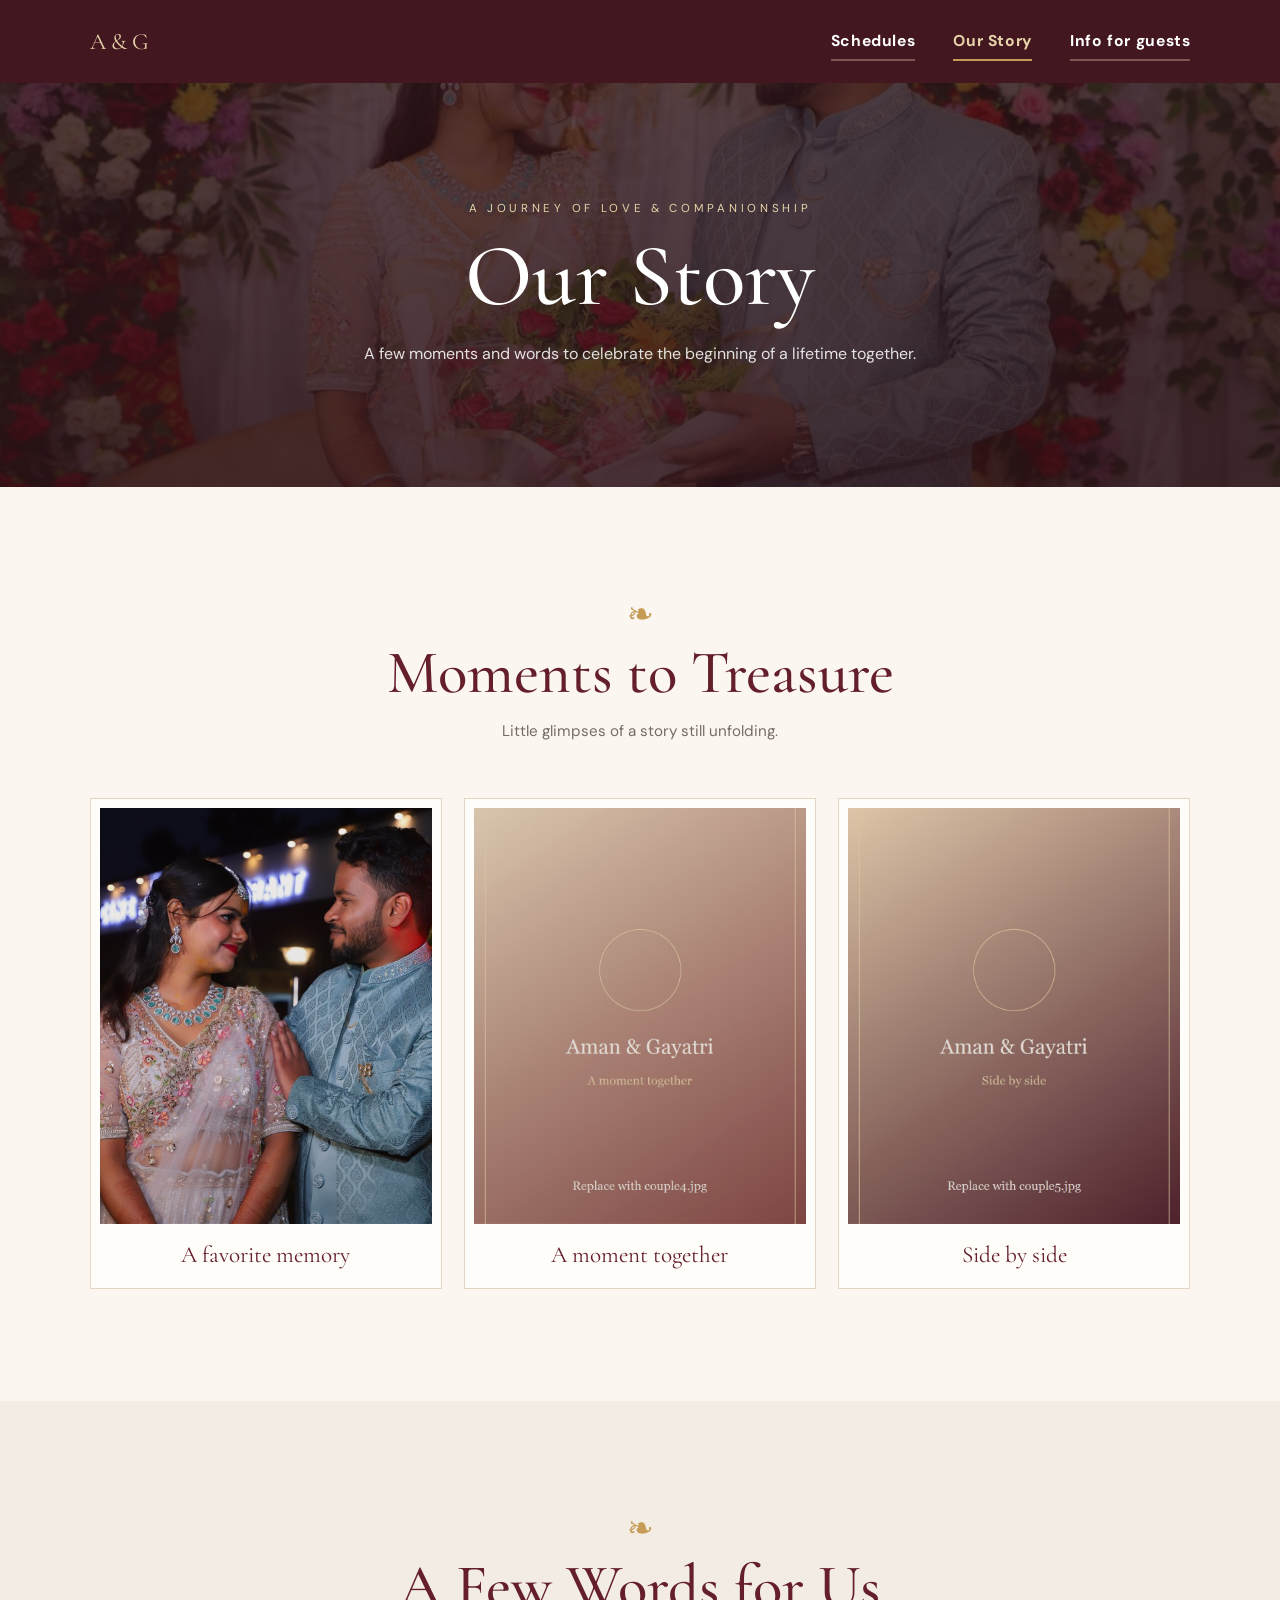
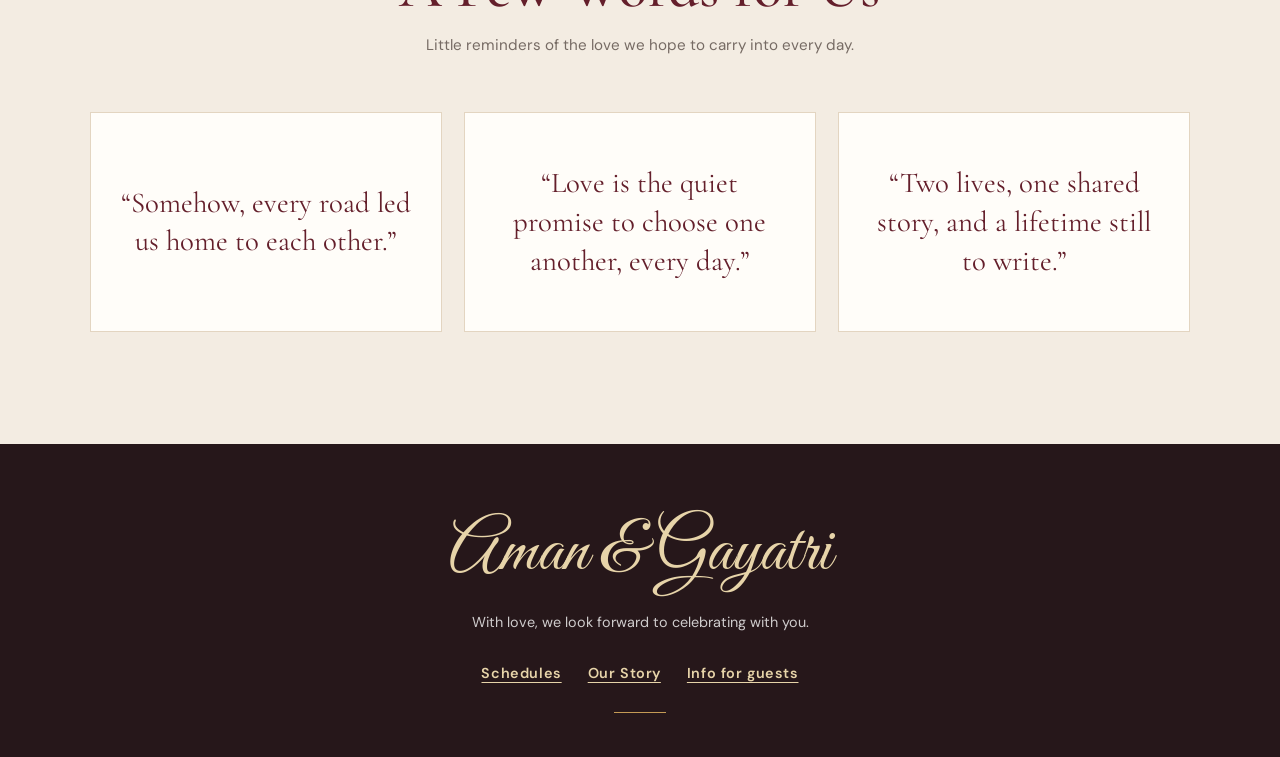
<file: our-story.html>
<!DOCTYPE html>
<html lang="en">
<head>
    <meta charset="UTF-8">
    <meta name="viewport" content="width=device-width, initial-scale=1.0">
    <meta name="theme-color" content="#641f2b">
    <meta name="description" content="A few memories and heartfelt words for Aman Swaraj and Gayatri Kumari.">
    <title>Our Story | Aman &amp; Gayatri</title>
    <link rel="preconnect" href="https://fonts.googleapis.com">
    <link rel="preconnect" href="https://fonts.gstatic.com" crossorigin>
    <link href="https://fonts.googleapis.com/css2?family=Cormorant+Garamond:wght@400;500;600;700&family=DM+Sans:wght@400;500;600&family=Great+Vibes&display=swap" rel="stylesheet">
    <link rel="stylesheet" href="./styles.css">
</head>
<body>
    <a class="skip-link" href="#main">Skip to our story</a>

    <header class="site-header site-header--interior">
        <a class="brand" href="./index.html#home" aria-label="Aman and Gayatri, home">A &amp; G</a>
        <nav class="site-nav" aria-label="Main navigation">
            <a href="./celebrations.html">Schedules</a>
            <a href="./our-story.html" aria-current="page">Our Story</a>
            <a href="./guest-info.html">Info for guests</a>
        </nav>
    </header>

    <main id="main">
        <section class="page-hero" aria-labelledby="page-title">
            <p class="eyebrow">A journey of love &amp; companionship</p>
            <h1 id="page-title">Our Story</h1>
            <p>A few moments and words to celebrate the beginning of a lifetime together.</p>
        </section>

        <section class="section" aria-labelledby="memories-title">
            <div class="section-inner">
                <div class="section-heading">
                    <span class="flourish" aria-hidden="true">❧</span>
                    <h2 id="memories-title">Moments to Treasure</h2>
                    <p>Little glimpses of a story still unfolding.</p>
                </div>
                <div class="memory-grid">
                    <figure class="memory-card">
                        <div class="memory-image" style="--memory-image: url('./couple3.jpg')" role="img" aria-label="Aman and Gayatri, a favorite memory"></div>
                        <figcaption>A favorite memory</figcaption>
                    </figure>
                    <figure class="memory-card">
                        <div class="memory-image" style="--memory-image: url('./couple4.jpg')" role="img" aria-label="Aman and Gayatri, a moment together"></div>
                        <figcaption>A moment together</figcaption>
                    </figure>
                    <figure class="memory-card">
                        <div class="memory-image" style="--memory-image: url('./couple5.jpg')" role="img" aria-label="Aman and Gayatri, side by side"></div>
                        <figcaption>Side by side</figcaption>
                    </figure>
                </div>
            </div>
        </section>

        <section class="section family-section" aria-labelledby="words-title">
            <div class="section-inner">
                <div class="section-heading">
                    <span class="flourish" aria-hidden="true">❧</span>
                    <h2 id="words-title">A Few Words for Us</h2>
                    <p>Little reminders of the love we hope to carry into every day.</p>
                </div>
                <div class="quote-grid">
                    <article class="quote-card">
                        <blockquote>“Somehow, every road led us home to each other.”</blockquote>
                    </article>
                    <article class="quote-card">
                        <blockquote>“Love is the quiet promise to choose one another, every day.”</blockquote>
                    </article>
                    <article class="quote-card">
                        <blockquote>“Two lives, one shared story, and a lifetime still to write.”</blockquote>
                    </article>
                </div>
            </div>
        </section>
    </main>

    <footer class="site-footer">
        <h2>Aman &amp; Gayatri</h2>
        <p>With love, we look forward to celebrating with you.</p>
        <nav class="footer-navigation" aria-label="Footer navigation">
            <a href="./celebrations.html">Schedules</a>
            <a href="./our-story.html">Our Story</a>
            <a href="./guest-info.html">Info for guests</a>
        </nav>
        <hr class="footer-rule">
    </footer>
</body>
</html>
</file>
<file: styles.css>
:root {
            color-scheme: light;
            --maroon: #641f2b;
            --deep-maroon: #421720;
            --gold: #c59b55;
            --soft-gold: #e7d4a9;
            --ivory: #fbf7f0;
            --paper: #fffdf9;
            --ink: #342b28;
            --muted: #766b64;
            --serif: "Cormorant Garamond", Georgia, serif;
            --sans: "DM Sans", sans-serif;
            --script: "Great Vibes", cursive;
        }

        * {
            box-sizing: border-box;
        }

        html {
            scroll-behavior: smooth;
            scroll-padding-top: 82px;
        }

        body {
            margin: 0;
            background: var(--ivory);
            color: var(--ink);
            font-family: var(--sans);
            -webkit-font-smoothing: antialiased;
        }

        a {
            color: inherit;
        }

        .skip-link {
            position: absolute;
            z-index: 20;
            top: 10px;
            left: 10px;
            padding: 10px 14px;
            transform: translateY(-160%);
            background: var(--paper);
            color: var(--maroon);
        }

        .skip-link:focus {
            transform: translateY(0);
        }

        .site-header {
            position: absolute;
            z-index: 2;
            top: 0;
            left: 0;
            display: flex;
            width: 100%;
            align-items: center;
            justify-content: space-between;
            padding: 22px clamp(22px, 7vw, 100px);
            color: white;
        }

        .brand {
            color: var(--soft-gold);
            font-family: var(--serif);
            font-size: 1.45rem;
            text-decoration: none;
        }

        .site-nav {
            display: flex;
            gap: clamp(18px, 3vw, 38px);
        }

        .site-nav a {
            color: white;
            padding: 8px 0;
            border-bottom: 2px solid rgba(231, 212, 169, .35);
            font-size: .98rem;
            font-weight: 700;
            letter-spacing: .04em;
            text-decoration: none;
            white-space: nowrap;
            transition: color .2s ease;
        }

        .site-nav a:hover,
        .site-nav a:focus-visible {
            color: var(--soft-gold);
        }

        .hero {
            position: relative;
            display: grid;
            min-height: min(840px, 100vh);
            min-height: min(840px, 100svh);
            place-items: center;
            overflow: hidden;
            padding: 105px 24px 70px;
            background:
                linear-gradient(180deg, rgba(28, 14, 14, .66), rgba(31, 14, 15, .68) 48%, rgba(35, 15, 17, .78)),
                url("./couple2.jpg") center 42% / cover no-repeat;
            color: white;
            text-align: center;
        }

        .hero::before {
            position: absolute;
            inset: 20px;
            border: 1px solid rgba(231, 212, 169, .58);
            content: "";
            pointer-events: none;
        }

        .hero-content {
            position: relative;
            width: min(800px, 100%);
        }

        .eyebrow {
            margin: 0 0 22px;
            color: var(--soft-gold);
            font-size: .72rem;
            letter-spacing: .32em;
            text-transform: uppercase;
        }

        .hero h1 {
            margin: 0;
            font-family: var(--serif);
            font-size: clamp(3.4rem, 10vw, 7.7rem);
            font-weight: 500;
            line-height: .88;
            text-shadow: 0 3px 24px rgba(0, 0, 0, .2);
        }

        .hero-ampersand {
            display: block;
            margin: 3px 0;
            color: var(--soft-gold);
            font-family: var(--script);
            font-size: clamp(2.6rem, 6vw, 4.3rem);
            line-height: 1.15;
        }

        .hero-copy {
            max-width: 580px;
            margin: 30px auto 0;
            color: rgba(255, 255, 255, .92);
            font-size: clamp(.94rem, 2vw, 1.08rem);
            line-height: 1.9;
        }

        .hero-link {
            display: inline-flex;
            min-height: 48px;
            align-items: center;
            justify-content: center;
            margin-top: 30px;
            padding: 0 25px;
            border: 1px solid var(--soft-gold);
            color: white;
            font-size: .72rem;
            letter-spacing: .16em;
            text-decoration: none;
            text-transform: uppercase;
            transition: background .2s ease, color .2s ease;
        }

        .hero-link:hover,
        .hero-link:focus-visible {
            background: var(--soft-gold);
            color: var(--deep-maroon);
        }

        .section {
            padding: clamp(68px, 9vw, 112px) 7vw;
        }

        .section-inner {
            width: min(1120px, 100%);
            margin: 0 auto;
        }

        .section-heading {
            margin: 0 auto 54px;
            text-align: center;
        }

        .flourish {
            display: block;
            margin-bottom: 12px;
            color: var(--gold);
            font-family: var(--serif);
            font-size: 2rem;
            line-height: 1;
        }

        .section-heading h2 {
            margin: 0;
            color: var(--maroon);
            font-family: var(--serif);
            font-size: clamp(2.5rem, 5vw, 3.8rem);
            font-weight: 500;
            line-height: 1;
        }

        .section-heading p {
            margin: 15px 0 0;
            color: var(--muted);
            font-size: .95rem;
            line-height: 1.7;
        }

        .story-layout {
            display: grid;
            grid-template-columns: minmax(0, 1.05fr) minmax(280px, .95fr);
            align-items: center;
            gap: clamp(42px, 8vw, 100px);
        }

        .couple-photo {
            position: relative;
            width: min(100%, 500px);
            justify-self: center;
            margin: 0;
            padding: 14px;
            border: 1px solid var(--gold);
            background: var(--paper);
            box-shadow: 0 15px 40px rgba(0, 0, 0, .12);
        }

        .couple-photo::before {
            position: absolute;
            inset: 7px;
            border: 1px solid rgba(197, 155, 85, .55);
            content: "";
            pointer-events: none;
        }

        .couple-photo img {
            display: block;
            width: 100%;
            max-height: 570px;
            object-fit: contain;
            object-position: center;
        }

        .story-copy {
            padding: 12px 0;
        }

        .small-label {
            margin: 0 0 12px;
            color: var(--gold);
            font-size: .7rem;
            font-weight: 600;
            letter-spacing: .2em;
            text-transform: uppercase;
        }

        .story-copy h3 {
            margin: 0 0 20px;
            color: var(--maroon);
            font-family: var(--serif);
            font-size: clamp(2.3rem, 4vw, 3.2rem);
            font-weight: 500;
            line-height: 1;
        }

        .story-copy p {
            margin: 0;
            color: var(--muted);
            font-size: .98rem;
            line-height: 2;
        }

        .story-signoff {
            margin-top: 22px;
            color: var(--maroon);
            font-family: var(--script);
            font-size: 2.3rem;
        }

        .schedule-section {
            background: #f3ece2;
        }

        .schedule-grid {
            display: grid;
            grid-template-columns: repeat(3, minmax(0, 1fr));
            gap: 20px;
            margin: 0;
            padding: 0;
            list-style: none;
        }

        .schedule-card {
            position: relative;
            min-height: 100%;
            padding: 34px 28px;
            border: 1px solid #e3d5c1;
            background: rgba(255, 253, 249, .88);
        }

        .schedule-date {
            display: inline-block;
            margin: 0 0 22px;
            padding-bottom: 12px;
            border-bottom: 1px solid var(--gold);
            color: var(--maroon);
            font-family: var(--serif);
            font-size: 1.45rem;
        }

        .schedule-card h3 {
            margin: 0 0 18px;
            color: var(--maroon);
            font-family: var(--serif);
            font-size: 2rem;
            font-weight: 500;
            line-height: 1.05;
        }

        .schedule-events {
            display: grid;
            gap: 12px;
            margin: 0;
            padding: 0;
            color: var(--muted);
            font-size: .94rem;
            line-height: 1.6;
            list-style: none;
        }

        .schedule-events li {
            position: relative;
            padding-left: 18px;
        }

        .schedule-events li::before {
            position: absolute;
            top: .65em;
            left: 0;
            width: 6px;
            height: 6px;
            border-radius: 50%;
            background: var(--gold);
            content: "";
        }

        .venue-label {
            margin: 22px 0 6px;
            color: var(--gold);
            font-size: .68rem;
            font-weight: 600;
            letter-spacing: .16em;
            text-transform: uppercase;
        }

        .venue-address {
            margin: 0;
            color: var(--muted);
            font-size: .92rem;
            line-height: 1.7;
        }

        .map-link {
            display: inline-block;
            margin-top: 14px;
            color: var(--maroon);
            font-size: .75rem;
            font-weight: 600;
            letter-spacing: .09em;
            text-decoration-color: var(--gold);
            text-underline-offset: 4px;
            text-transform: uppercase;
        }

        .map-link:hover,
        .map-link:focus-visible {
            color: #9a3e45;
        }

        .family-section {
            background: #f3ece2;
        }

        .family-grid {
            display: grid;
            grid-template-columns: repeat(2, minmax(0, 1fr));
            gap: 24px;
        }

        .family-card {
            position: relative;
            padding: clamp(30px, 5vw, 48px);
            border: 1px solid #e3d5c1;
            background: rgba(255, 253, 249, .78);
            text-align: center;
        }

        .family-card::before,
        .family-card::after {
            position: absolute;
            width: 30px;
            height: 30px;
            border-color: var(--gold);
            border-style: solid;
            content: "";
        }

        .family-card::before {
            top: 9px;
            left: 9px;
            border-width: 1px 0 0 1px;
        }

        .family-card::after {
            right: 9px;
            bottom: 9px;
            border-width: 0 1px 1px 0;
        }

        .family-card h3 {
            margin: 0 0 22px;
            color: var(--maroon);
            font-family: var(--serif);
            font-size: 2.35rem;
            font-weight: 500;
        }

        .family-card p {
            margin: 10px 0;
            color: var(--muted);
            font-size: .94rem;
            line-height: 1.75;
        }

        .family-card strong {
            color: var(--ink);
            font-weight: 600;
        }

        .blessing {
            position: relative;
            overflow: hidden;
            padding: clamp(70px, 10vw, 120px) 24px;
            background:
                radial-gradient(ellipse at center, rgba(132, 66, 65, .42), transparent 60%),
                var(--deep-maroon);
            color: white;
            text-align: center;
        }

        .blessing::before,
        .blessing::after {
            position: absolute;
            top: 50%;
            width: min(20vw, 230px);
            height: 1px;
            background: linear-gradient(90deg, transparent, rgba(231, 212, 169, .65));
            content: "";
        }

        .blessing::before {
            left: 0;
        }

        .blessing::after {
            right: 0;
            transform: rotate(180deg);
        }

        .blessing-symbol {
            margin: 0 0 16px;
            color: var(--soft-gold);
            font-size: 2rem;
        }

        .blessing blockquote {
            max-width: 850px;
            margin: 0 auto;
            font-family: var(--serif);
            font-size: clamp(2rem, 5vw, 3.5rem);
            font-weight: 400;
            line-height: 1.18;
        }

        .blessing p {
            margin: 22px 0 0;
            color: var(--soft-gold);
            font-size: .9rem;
            letter-spacing: .03em;
            line-height: 1.7;
        }

        .site-footer {
            padding: 64px 24px 44px;
            background: #26171a;
            color: white;
            text-align: center;
        }

        .site-footer h2 {
            margin: 0;
            color: var(--soft-gold);
            font-family: var(--script);
            font-size: clamp(3rem, 7vw, 4.5rem);
            font-weight: 400;
        }

        .site-footer > p {
            max-width: 540px;
            margin: 12px auto 0;
            color: rgba(255, 255, 255, .78);
            font-size: .9rem;
            line-height: 1.8;
        }

        .footer-mantra {
            margin-top: 28px;
            color: var(--soft-gold);
            font-family: var(--serif);
            font-size: 1.15rem;
            line-height: 1.8;
        }

        .footer-rule {
            width: 52px;
            height: 1px;
            margin: 30px auto 0;
            border: 0;
            background: var(--gold);
        }

        .site-header--interior {
            position: relative;
            background: var(--deep-maroon);
        }

        .site-header--interior .brand {
            color: var(--soft-gold);
        }

        .site-header--interior .site-nav a[aria-current="page"] {
            color: var(--soft-gold);
            border-bottom-color: var(--gold);
        }

        .page-hero {
            padding: clamp(70px, 10vw, 118px) 24px;
            background:
                linear-gradient(180deg, rgba(42, 17, 22, .78), rgba(42, 17, 22, .86)),
                url("./couple2.jpg") center 48% / cover no-repeat;
            color: white;
            text-align: center;
        }

        .page-hero .eyebrow {
            margin-bottom: 16px;
        }

        .page-hero h1 {
            margin: 0;
            font-family: var(--serif);
            font-size: clamp(3rem, 8vw, 5.5rem);
            font-weight: 500;
            line-height: 1;
        }

        .page-hero > p:last-child {
            max-width: 650px;
            margin: 20px auto 0;
            color: rgba(255, 255, 255, .86);
            font-size: 1rem;
            line-height: 1.8;
        }

        .event-detail-grid {
            display: grid;
            grid-template-columns: repeat(3, minmax(0, 1fr));
            gap: 22px;
            margin: 0;
            padding: 0;
            list-style: none;
        }

        .event-detail-card {
            height: 100%;
            padding: clamp(28px, 4vw, 42px);
            border: 1px solid #e3d5c1;
            background: var(--paper);
        }

        .event-detail-card .schedule-date {
            margin-bottom: 25px;
        }

        .event-detail-card h2 {
            margin: 0 0 20px;
            color: var(--maroon);
            font-family: var(--serif);
            font-size: 2.2rem;
            font-weight: 500;
            line-height: 1.05;
        }

        .event-detail-card .venue-label {
            margin-top: 28px;
        }

        .page-note {
            max-width: 760px;
            margin: 42px auto 0;
            color: var(--muted);
            font-family: var(--serif);
            font-size: 1.6rem;
            line-height: 1.5;
            text-align: center;
        }

        .memory-grid,
        .quote-grid {
            display: grid;
            grid-template-columns: repeat(3, minmax(0, 1fr));
            gap: 22px;
        }

        .memory-card {
            margin: 0;
            padding: 9px;
            border: 1px solid #e3d5c1;
            background: var(--paper);
        }

        .memory-image {
            display: grid;
            min-height: 300px;
            aspect-ratio: 4 / 5;
            place-items: center;
            background-image:
                linear-gradient(180deg, rgba(45, 22, 24, .08), rgba(45, 22, 24, .16)),
                var(--memory-image),
                linear-gradient(145deg, #e8d8ba, #b9786d 55%, #641f2b);
            background-position: center;
            background-repeat: no-repeat;
            background-size: cover;
        }

        .memory-card figcaption {
            padding: 17px 8px 10px;
            color: var(--maroon);
            font-family: var(--serif);
            font-size: 1.45rem;
            text-align: center;
        }

        .quote-card {
            display: flex;
            min-height: 220px;
            align-items: center;
            justify-content: center;
            padding: 30px;
            border: 1px solid #e3d5c1;
            background: var(--paper);
            text-align: center;
        }

        .quote-card blockquote {
            margin: 0;
            color: var(--maroon);
            font-family: var(--serif);
            font-size: 1.8rem;
            line-height: 1.35;
        }

        .guest-info-grid {
            display: grid;
            grid-template-columns: repeat(2, minmax(0, 1fr));
            gap: 22px;
        }

        .guest-card {
            padding: clamp(28px, 4vw, 42px);
            border: 1px solid #e3d5c1;
            background: var(--paper);
        }

        .guest-card--wide {
            grid-column: 1 / -1;
        }

        .guest-card h2 {
            margin: 0 0 14px;
            color: var(--maroon);
            font-family: var(--serif);
            font-size: 2.15rem;
            font-weight: 500;
        }

        .guest-card p {
            margin: 0;
            color: var(--muted);
            font-size: .96rem;
            line-height: 1.85;
        }

        .guest-card .distance {
            display: block;
            margin-top: 12px;
            color: var(--gold);
            font-family: var(--serif);
            font-size: 1.4rem;
        }

        .stay-card {
            background: #f3ece2;
        }

        .contact-link {
            display: inline-flex;
            min-height: 48px;
            align-items: center;
            justify-content: center;
            margin-top: 22px;
            padding: 0 22px;
            border: 1px solid var(--maroon);
            background: var(--maroon);
            color: white;
            font-size: .75rem;
            font-weight: 600;
            letter-spacing: .1em;
            text-decoration: none;
            text-transform: uppercase;
            transition: background .2s ease, color .2s ease;
        }

        .contact-link:hover,
        .contact-link:focus-visible {
            background: transparent;
            color: var(--maroon);
        }

        .footer-navigation {
            display: flex;
            flex-wrap: wrap;
            justify-content: center;
            gap: 26px;
            margin-top: 28px;
            color: var(--soft-gold);
            font-size: .9rem;
            font-weight: 600;
            letter-spacing: .04em;
        }

        .footer-navigation a {
            text-underline-offset: 4px;
        }

        @media (max-width: 700px) {
            .site-header {
                align-items: flex-start;
                padding: 17px 24px;
            }

            .brand {
                font-size: 1.25rem;
            }

            .site-nav {
                gap: 14px;
                padding-top: 6px;
            }

            .site-nav a {
                font-size: .82rem;
                letter-spacing: .02em;
            }

            .site-header--interior {
                padding: 17px 24px;
            }

            .hero {
                min-height: 780px;
                min-height: max(680px, 100svh);
                background-position: 54% center;
            }

            .hero::before {
                inset: 12px;
            }

            .eyebrow {
                font-size: .63rem;
                letter-spacing: .24em;
            }

            .story-layout {
                grid-template-columns: 1fr;
                gap: 48px;
            }

            .story-copy {
                text-align: center;
            }

            .family-grid {
                grid-template-columns: 1fr;
            }

            .schedule-grid {
                grid-template-columns: 1fr;
            }

            .event-detail-grid,
            .memory-grid,
            .quote-grid,
            .guest-info-grid {
                grid-template-columns: 1fr;
            }

            .guest-card--wide {
                grid-column: auto;
            }

            .memory-image {
                min-height: 0;
                aspect-ratio: 4 / 3;
            }

        }

        @media (min-width: 701px) and (max-width: 900px) {
            .schedule-grid {
                grid-template-columns: repeat(2, minmax(0, 1fr));
            }

            .schedule-grid li:last-child {
                grid-column: 1 / -1;
            }
        }

        @media (max-width: 380px) {
            .site-header {
                padding-inline: 18px;
            }

            .site-nav {
                gap: 5px;
            }

            .site-nav a {
                font-size: .73rem;
            }

            .site-header--interior {
                padding-inline: 18px;
            }

            .hero h1 {
                font-size: clamp(2.35rem, 11vw, 3rem);
            }
        }

        @media (prefers-reduced-motion: reduce) {
            html {
                scroll-behavior: auto;
            }

            *,
            *::before,
            *::after {
                transition-duration: .01ms !important;
            }
        }
</file>
